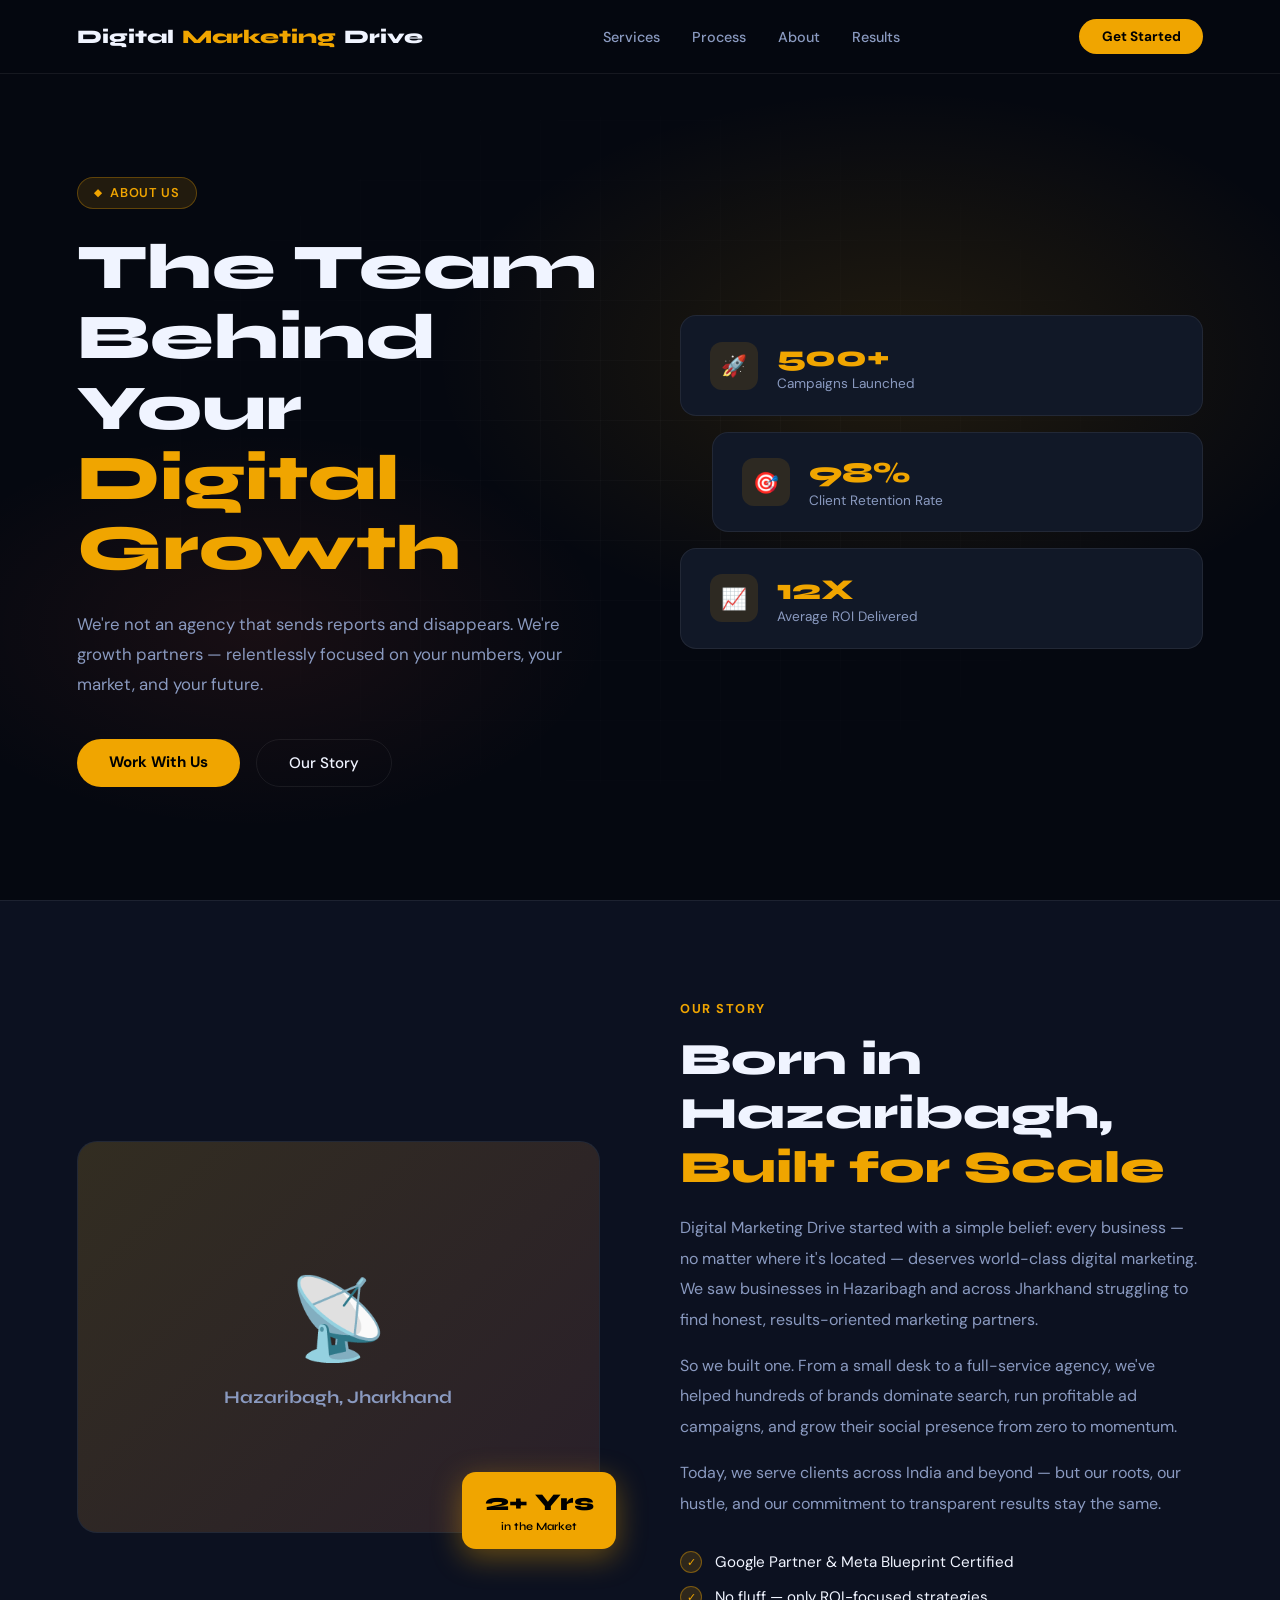
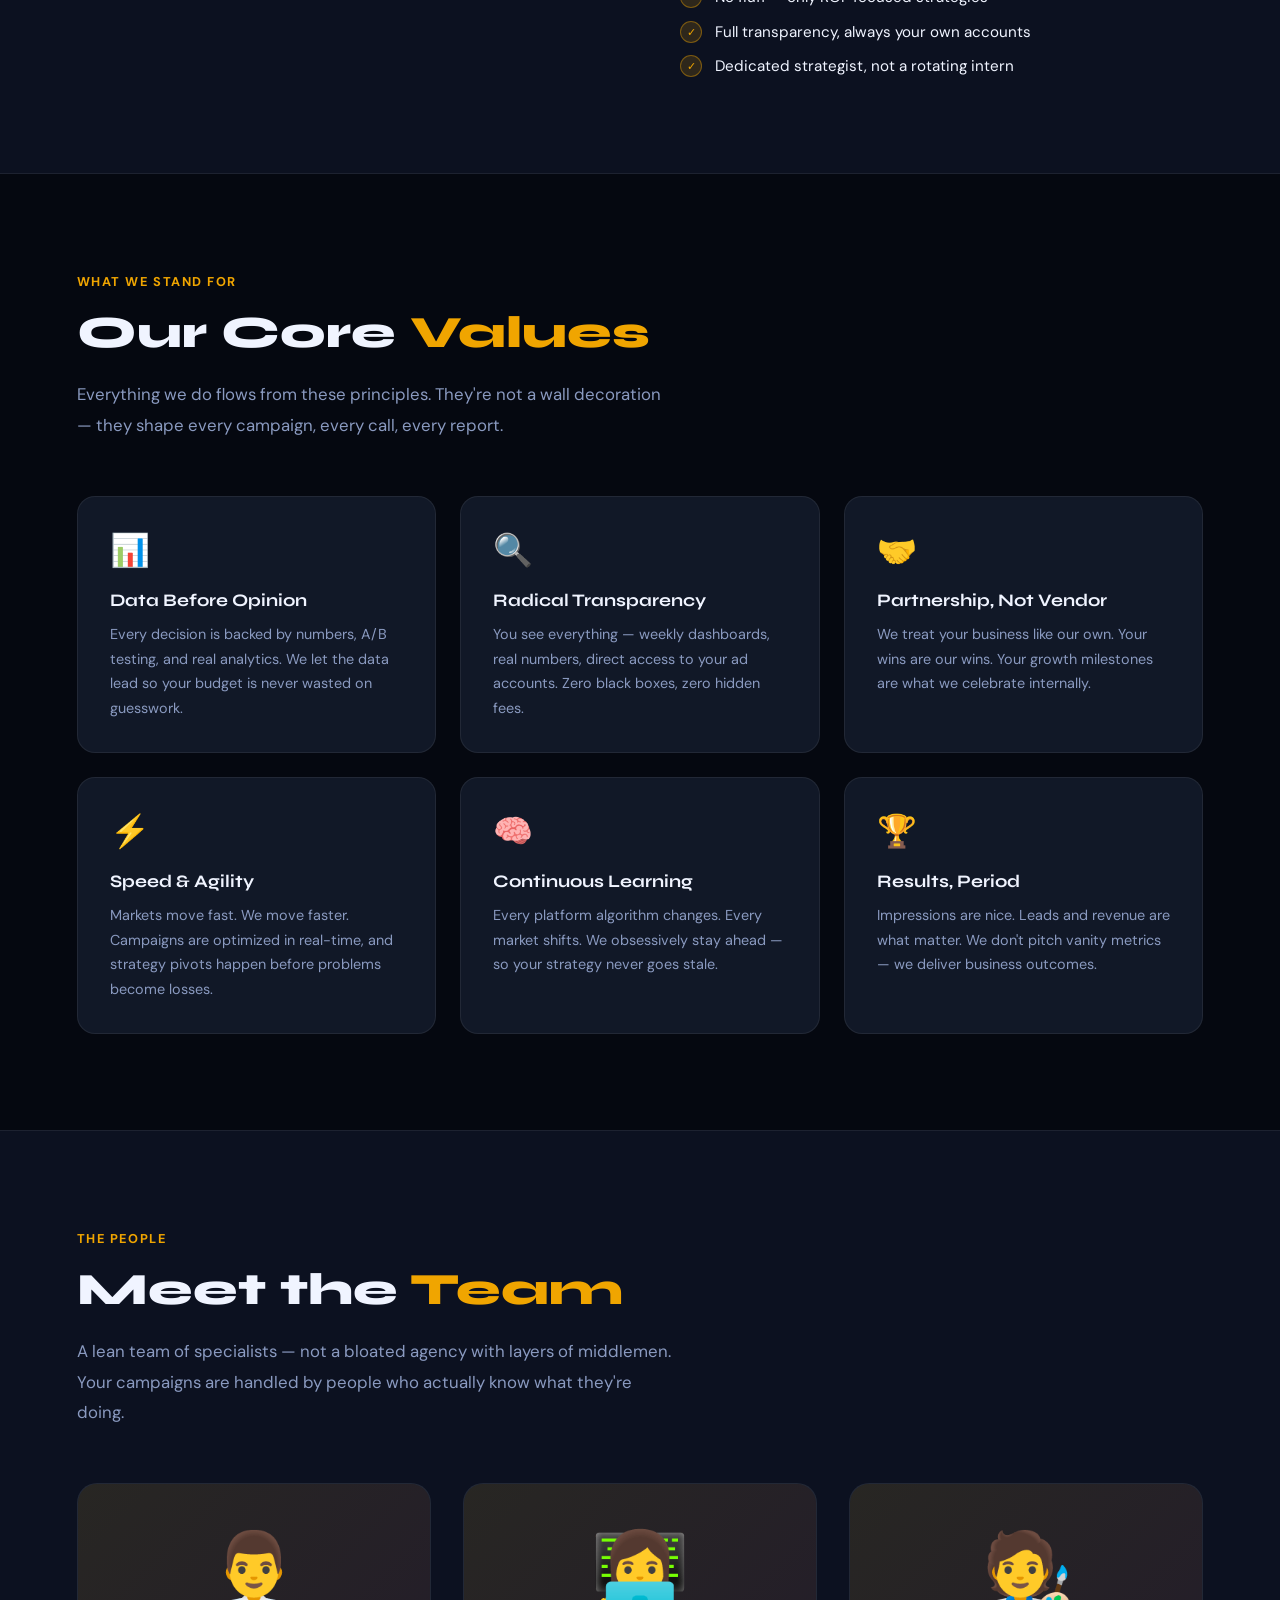
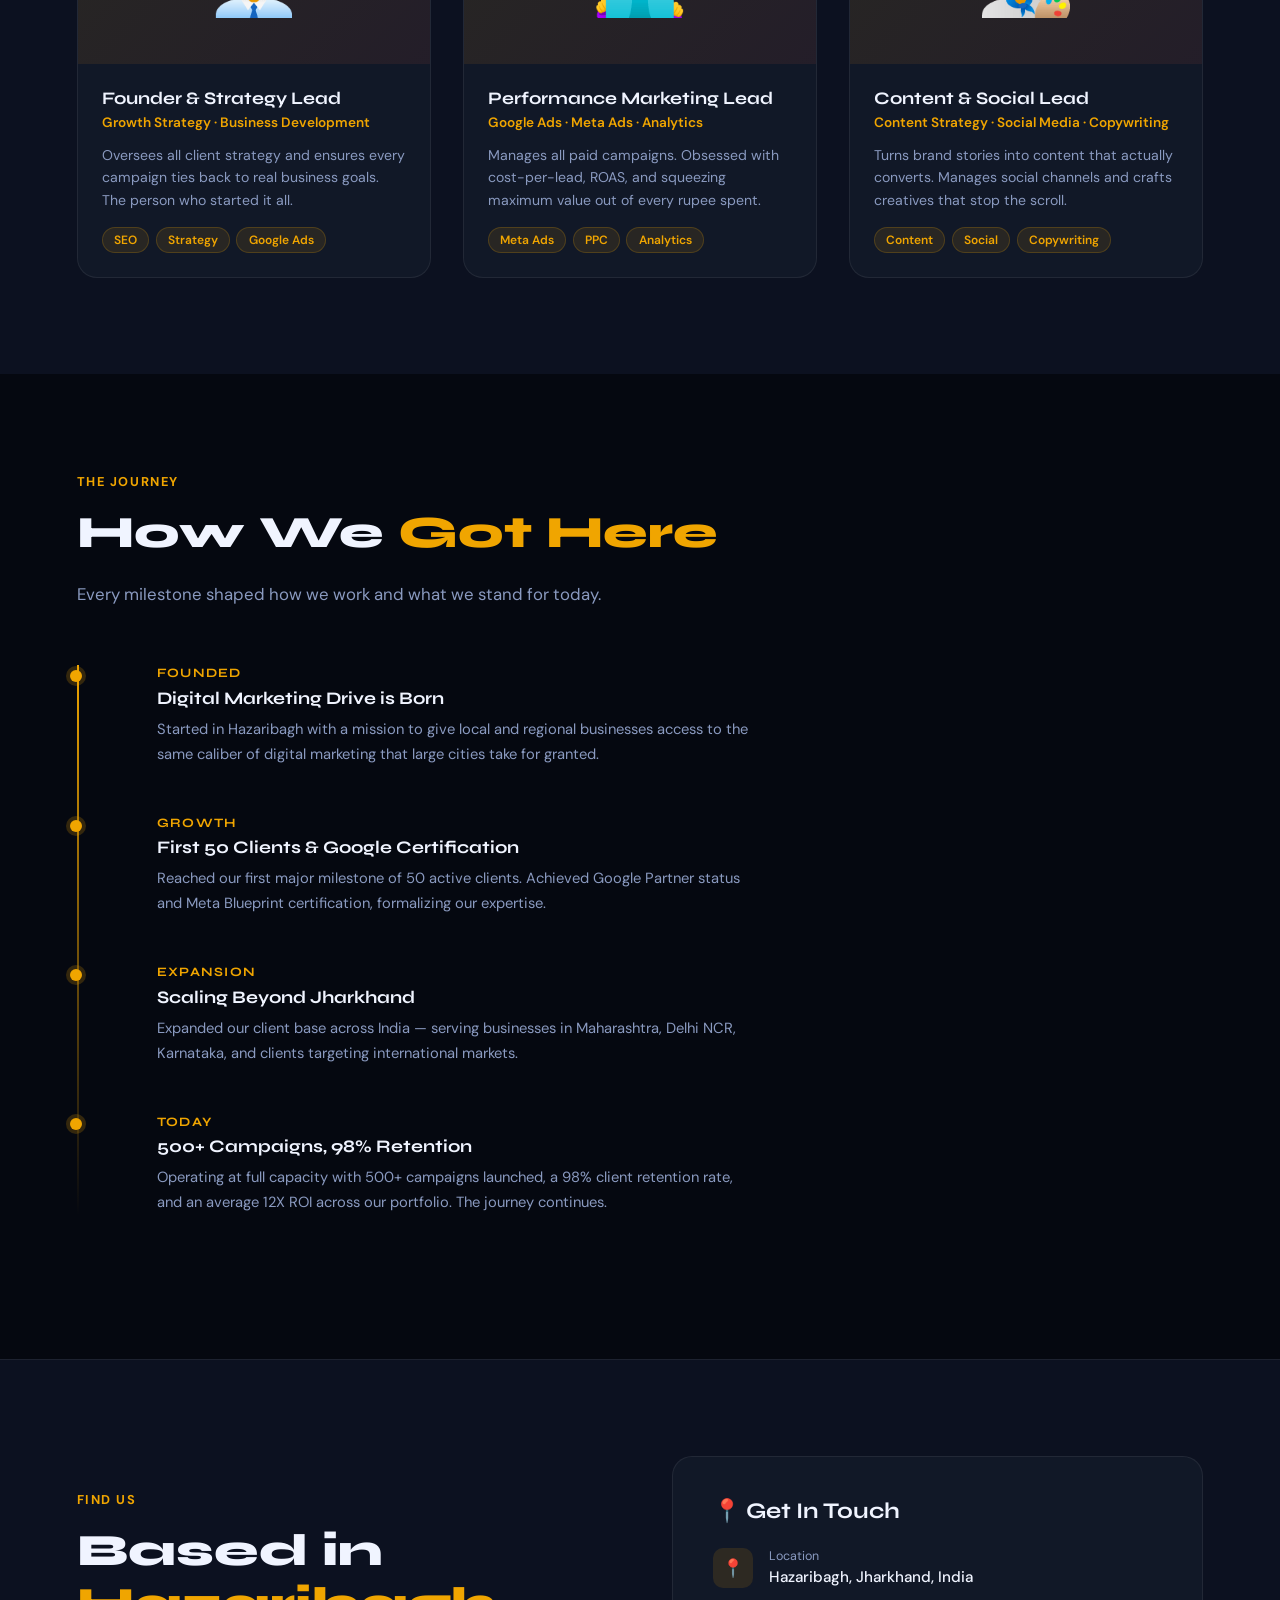
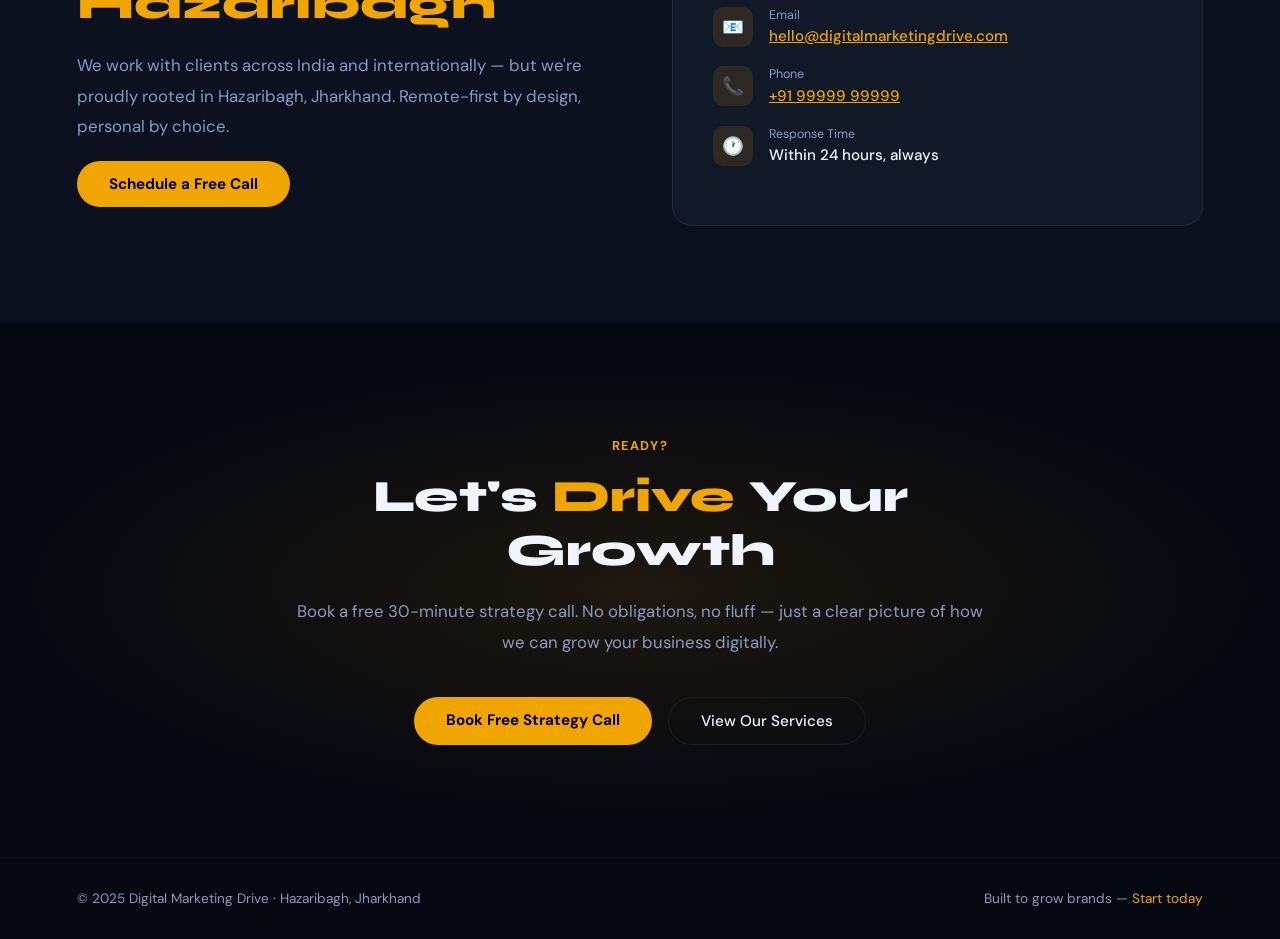
<file: about.html>
<!DOCTYPE html>
<html lang="en">
<head>
  <meta charset="UTF-8" />
  <meta name="viewport" content="width=device-width, initial-scale=1.0" />
  <title>About Us — Digital Marketing Drive</title>
  <link href="https://fonts.googleapis.com/css2?family=Syne:wght@400;600;700;800&family=DM+Sans:wght@300;400;500&display=swap" rel="stylesheet" />
  <style>
    :root {
      --bg: #050810;
      --surface: #0c1120;
      --card: #111827;
      --accent: #f0a500;
      --accent2: #ff5f40;
      --text: #f0f4ff;
      --muted: #8a9ac0;
      --border: rgba(255,255,255,0.07);
    }

    *, *::before, *::after { box-sizing: border-box; margin: 0; padding: 0; }

    html { scroll-behavior: smooth; }

    body {
      font-family: 'DM Sans', sans-serif;
      background: var(--bg);
      color: var(--text);
      overflow-x: hidden;
    }

    /* ── NAV ── */
    nav {
      position: fixed; top: 0; width: 100%; z-index: 100;
      padding: 1.2rem 6%;
      display: flex; align-items: center; justify-content: space-between;
      background: rgba(5,8,16,0.85);
      backdrop-filter: blur(14px);
      border-bottom: 1px solid var(--border);
    }
    .logo {
      font-family: 'Syne', sans-serif;
      font-weight: 800; font-size: 1.2rem;
      color: var(--text);
      text-decoration: none;
      display: flex; align-items: center; gap: 0.5rem;
    }
    .logo span { color: var(--accent); }
    .nav-links { display: flex; gap: 2rem; list-style: none; }
    .nav-links a {
      color: var(--muted); text-decoration: none;
      font-size: 0.9rem; font-weight: 500;
      transition: color .2s;
    }
    .nav-links a:hover { color: var(--text); }
    .nav-cta {
      background: var(--accent); color: #000;
      padding: .55rem 1.4rem; border-radius: 50px;
      text-decoration: none; font-weight: 700; font-size: .85rem;
      transition: opacity .2s;
    }
    .nav-cta:hover { opacity: .85; }

    /* ── HERO ── */
    .hero {
      min-height: 100vh;
      display: grid; place-items: center;
      padding: 10rem 6% 6rem;
      position: relative;
      overflow: hidden;
    }
    .hero::before {
      content: '';
      position: absolute; inset: 0;
      background:
        radial-gradient(ellipse 60% 50% at 70% 40%, rgba(240,165,0,0.12) 0%, transparent 60%),
        radial-gradient(ellipse 50% 40% at 20% 70%, rgba(255,95,64,0.08) 0%, transparent 55%);
    }
    .grid-bg {
      position: absolute; inset: 0;
      background-image:
        linear-gradient(rgba(255,255,255,.025) 1px, transparent 1px),
        linear-gradient(90deg, rgba(255,255,255,.025) 1px, transparent 1px);
      background-size: 60px 60px;
      mask-image: radial-gradient(ellipse at center, black 0%, transparent 70%);
    }
    .hero-inner {
      position: relative; z-index: 1;
      display: grid; grid-template-columns: 1fr 1fr; gap: 5rem; align-items: center;
      max-width: 1200px; width: 100%;
    }
    .hero-tag {
      display: inline-flex; align-items: center; gap: .5rem;
      background: rgba(240,165,0,.12); border: 1px solid rgba(240,165,0,.3);
      color: var(--accent); padding: .4rem 1rem; border-radius: 50px;
      font-size: .8rem; font-weight: 600; letter-spacing: .05em;
      text-transform: uppercase; margin-bottom: 1.5rem;
    }
    .hero-tag::before { content: '◆'; font-size: .6rem; }
    h1 {
      font-family: 'Syne', sans-serif;
      font-size: clamp(2.5rem, 5vw, 4rem);
      font-weight: 800; line-height: 1.1;
      margin-bottom: 1.5rem;
    }
    h1 em { font-style: normal; color: var(--accent); }
    .hero p {
      color: var(--muted); font-size: 1.05rem; line-height: 1.8;
      max-width: 500px; margin-bottom: 2.5rem;
    }
    .hero-btns { display: flex; gap: 1rem; flex-wrap: wrap; }
    .btn-primary {
      background: var(--accent); color: #000;
      padding: .8rem 2rem; border-radius: 50px;
      text-decoration: none; font-weight: 700; font-size: .95rem;
      transition: transform .2s, box-shadow .2s;
    }
    .btn-primary:hover { transform: translateY(-2px); box-shadow: 0 8px 28px rgba(240,165,0,.35); }
    .btn-outline {
      border: 1px solid var(--border); color: var(--text);
      padding: .8rem 2rem; border-radius: 50px;
      text-decoration: none; font-weight: 500; font-size: .95rem;
      transition: border-color .2s, background .2s;
    }
    .btn-outline:hover { border-color: rgba(255,255,255,.3); background: rgba(255,255,255,.05); }

    .hero-visual {
      position: relative; display: flex; flex-direction: column; gap: 1rem;
    }
    .stat-card {
      background: var(--card);
      border: 1px solid var(--border);
      border-radius: 16px; padding: 1.4rem 1.8rem;
      display: flex; align-items: center; gap: 1.2rem;
      animation: floatCard 4s ease-in-out infinite;
    }
    .stat-card:nth-child(2) { animation-delay: 1.5s; margin-left: 2rem; }
    .stat-card:nth-child(3) { animation-delay: 3s; }
    @keyframes floatCard {
      0%,100% { transform: translateY(0); }
      50% { transform: translateY(-8px); }
    }
    .stat-icon {
      width: 48px; height: 48px; border-radius: 12px;
      display: grid; place-items: center; font-size: 1.3rem;
      background: rgba(240,165,0,.12);
      flex-shrink: 0;
    }
    .stat-num {
      font-family: 'Syne', sans-serif;
      font-size: 1.8rem; font-weight: 800; color: var(--accent);
    }
    .stat-label { color: var(--muted); font-size: .85rem; margin-top: .1rem; }

    /* ── SECTION SHARED ── */
    section { padding: 6rem 6%; }
    .section-label {
      display: inline-block;
      color: var(--accent); font-size: .8rem;
      font-weight: 700; letter-spacing: .12em;
      text-transform: uppercase; margin-bottom: 1rem;
    }
    h2 {
      font-family: 'Syne', sans-serif;
      font-size: clamp(1.8rem, 3.5vw, 2.8rem);
      font-weight: 800; line-height: 1.2;
      margin-bottom: 1.2rem;
    }
    h2 span { color: var(--accent); }
    .section-intro {
      color: var(--muted); font-size: 1.05rem; line-height: 1.8;
      max-width: 600px;
    }

    /* ── STORY ── */
    .story {
      background: var(--surface);
      border-top: 1px solid var(--border);
      border-bottom: 1px solid var(--border);
    }
    .story-grid {
      max-width: 1200px; margin: 0 auto;
      display: grid; grid-template-columns: 1fr 1fr; gap: 5rem; align-items: center;
    }
    .story-visual {
      position: relative;
    }
    .story-img-wrap {
      background: var(--card);
      border: 1px solid var(--border);
      border-radius: 20px; overflow: hidden;
      aspect-ratio: 4/3;
      display: flex; align-items: center; justify-content: center;
      position: relative;
    }
    .story-img-inner {
      width: 100%; height: 100%;
      background: linear-gradient(135deg, rgba(240,165,0,.15) 0%, rgba(255,95,64,.1) 100%);
      display: flex; align-items: center; justify-content: center;
      flex-direction: column; gap: 1rem;
    }
    .big-icon { font-size: 5rem; }
    .story-badge {
      position: absolute; bottom: -1rem; right: -1rem;
      background: var(--accent); color: #000;
      border-radius: 14px; padding: 1rem 1.4rem;
      font-family: 'Syne', sans-serif; font-weight: 800;
      font-size: 1.5rem; text-align: center;
      box-shadow: 0 8px 30px rgba(240,165,0,.4);
    }
    .story-badge small { display: block; font-size: .7rem; font-weight: 600; margin-top: .2rem; }

    .story-text p {
      color: var(--muted); line-height: 1.9; margin-bottom: 1rem; font-size: 1rem;
    }
    .story-list {
      margin-top: 2rem; display: flex; flex-direction: column; gap: .8rem;
    }
    .story-list li {
      display: flex; align-items: center; gap: .8rem;
      color: var(--text); font-size: .95rem; list-style: none;
    }
    .check {
      width: 22px; height: 22px; border-radius: 50%;
      background: rgba(240,165,0,.15); border: 1px solid rgba(240,165,0,.4);
      display: grid; place-items: center; font-size: .7rem; flex-shrink: 0;
      color: var(--accent);
    }

    /* ── VALUES ── */
    .values { max-width: 1200px; margin: 0 auto; }
    .values-header { margin-bottom: 3.5rem; }
    .values-grid {
      display: grid; grid-template-columns: repeat(3, 1fr); gap: 1.5rem;
    }
    .value-card {
      background: var(--card);
      border: 1px solid var(--border);
      border-radius: 18px; padding: 2rem;
      transition: border-color .3s, transform .3s;
      position: relative; overflow: hidden;
    }
    .value-card::before {
      content: '';
      position: absolute; top: 0; left: 0; right: 0; height: 3px;
      background: linear-gradient(90deg, var(--accent), var(--accent2));
      opacity: 0; transition: opacity .3s;
    }
    .value-card:hover { border-color: rgba(240,165,0,.3); transform: translateY(-4px); }
    .value-card:hover::before { opacity: 1; }
    .value-icon {
      font-size: 2rem; margin-bottom: 1.2rem;
      display: block;
    }
    .value-card h3 {
      font-family: 'Syne', sans-serif;
      font-size: 1.1rem; font-weight: 700; margin-bottom: .7rem;
    }
    .value-card p { color: var(--muted); font-size: .9rem; line-height: 1.7; }

    /* ── TEAM ── */
    .team-section { background: var(--surface); border-top: 1px solid var(--border); }
    .team-inner { max-width: 1200px; margin: 0 auto; }
    .team-header { margin-bottom: 3.5rem; }
    .team-grid {
      display: grid; grid-template-columns: repeat(3, 1fr); gap: 2rem;
    }
    .member-card {
      background: var(--card);
      border: 1px solid var(--border);
      border-radius: 20px; overflow: hidden;
      transition: transform .3s, border-color .3s;
    }
    .member-card:hover { transform: translateY(-6px); border-color: rgba(240,165,0,.2); }
    .member-avatar {
      height: 180px;
      display: flex; align-items: center; justify-content: center;
      font-size: 5rem;
      background: linear-gradient(135deg, rgba(240,165,0,.1), rgba(255,95,64,.08));
    }
    .member-info { padding: 1.5rem; }
    .member-info h3 {
      font-family: 'Syne', sans-serif; font-size: 1.1rem; font-weight: 700; margin-bottom: .3rem;
    }
    .member-role { color: var(--accent); font-size: .85rem; font-weight: 600; margin-bottom: .8rem; }
    .member-info p { color: var(--muted); font-size: .88rem; line-height: 1.6; }
    .member-tags { display: flex; flex-wrap: wrap; gap: .4rem; margin-top: 1rem; }
    .tag {
      background: rgba(240,165,0,.1); color: var(--accent);
      border: 1px solid rgba(240,165,0,.2);
      padding: .25rem .7rem; border-radius: 50px;
      font-size: .75rem; font-weight: 600;
    }

    /* ── MILESTONES ── */
    .milestones { max-width: 1200px; margin: 0 auto; }
    .milestones-header { margin-bottom: 3.5rem; }
    .timeline {
      position: relative; padding-left: 2rem;
    }
    .timeline::before {
      content: '';
      position: absolute; left: 0; top: 0; bottom: 0;
      width: 2px;
      background: linear-gradient(to bottom, var(--accent), transparent);
    }
    .timeline-item {
      position: relative; padding-left: 3rem; margin-bottom: 3rem;
    }
    .timeline-item::before {
      content: '';
      position: absolute; left: -2.45rem; top: .3rem;
      width: 12px; height: 12px; border-radius: 50%;
      background: var(--accent);
      box-shadow: 0 0 0 4px rgba(240,165,0,.2);
    }
    .timeline-year {
      font-family: 'Syne', sans-serif; font-size: .8rem; font-weight: 700;
      color: var(--accent); letter-spacing: .1em; margin-bottom: .4rem;
    }
    .timeline-item h3 {
      font-family: 'Syne', sans-serif; font-size: 1.1rem; font-weight: 700; margin-bottom: .5rem;
    }
    .timeline-item p { color: var(--muted); font-size: .92rem; line-height: 1.7; max-width: 600px; }

    /* ── LOCATION ── */
    .location-section {
      background: var(--surface); border-top: 1px solid var(--border);
    }
    .location-inner {
      max-width: 1200px; margin: 0 auto;
      display: grid; grid-template-columns: 1fr 1fr; gap: 4rem; align-items: center;
    }
    .location-card {
      background: var(--card); border: 1px solid var(--border);
      border-radius: 20px; padding: 2.5rem;
    }
    .location-card h3 {
      font-family: 'Syne', sans-serif; font-size: 1.4rem; font-weight: 700; margin-bottom: 1.5rem;
    }
    .info-row {
      display: flex; gap: 1rem; margin-bottom: 1.2rem; align-items: flex-start;
    }
    .info-icon {
      width: 40px; height: 40px; border-radius: 10px;
      background: rgba(240,165,0,.12); display: grid; place-items: center;
      flex-shrink: 0; font-size: 1.1rem;
    }
    .info-label { font-size: .78rem; color: var(--muted); margin-bottom: .2rem; }
    .info-value { font-size: .95rem; color: var(--text); font-weight: 500; }

    /* ── CTA ── */
    .cta-section {
      text-align: center;
      padding: 7rem 6%;
      position: relative; overflow: hidden;
    }
    .cta-section::before {
      content: '';
      position: absolute; inset: 0;
      background: radial-gradient(ellipse 70% 60% at 50% 50%, rgba(240,165,0,.1) 0%, transparent 70%);
    }
    .cta-inner { position: relative; z-index: 1; max-width: 700px; margin: 0 auto; }
    .cta-section h2 { margin-bottom: 1.2rem; }
    .cta-section p { color: var(--muted); font-size: 1.05rem; line-height: 1.8; margin-bottom: 2.5rem; }
    .cta-btns { display: flex; gap: 1rem; justify-content: center; flex-wrap: wrap; }

    /* ── FOOTER ── */
    footer {
      border-top: 1px solid var(--border);
      padding: 2rem 6%;
      display: flex; align-items: center; justify-content: space-between;
      color: var(--muted); font-size: .85rem;
    }
    footer a { color: var(--accent); text-decoration: none; }

    /* ── ANIMATIONS ── */
    .fade-up {
      opacity: 0; transform: translateY(30px);
      animation: fadeUp .8s ease forwards;
    }
    .fade-up.d1 { animation-delay: .1s; }
    .fade-up.d2 { animation-delay: .25s; }
    .fade-up.d3 { animation-delay: .4s; }
    .fade-up.d4 { animation-delay: .55s; }
    @keyframes fadeUp {
      to { opacity: 1; transform: none; }
    }

    /* ── RESPONSIVE ── */
    @media (max-width: 900px) {
      .hero-inner, .story-grid, .location-inner { grid-template-columns: 1fr; gap: 3rem; }
      .values-grid, .team-grid { grid-template-columns: 1fr 1fr; }
      .hero-visual { display: none; }
      .nav-links { display: none; }
    }
    @media (max-width: 600px) {
      .values-grid, .team-grid { grid-template-columns: 1fr; }
      section { padding: 4rem 5%; }
    }
  </style>
</head>
<body>

  <!-- NAV -->
  <nav>
 
    <a href="/" class="logo">Digital<span>Marketing</span>Drive</a>
    <ul class="nav-links">
      <li><a href="/#services">Services</a></li>
      <li><a href="/#process">Process</a></li>
      <li><a href="/about.html">About</a></li>
      <li><a href="/#testimonials">Results</a></li>
    </ul>
    <a href="/#contact" class="nav-cta">Get Started</a>
  </nav>

  <!-- HERO -->
  <section class="hero">
    <div class="grid-bg"></div>
    <div class="hero-inner">
      <div>
        <div class="hero-tag fade-up d1">About Us</div>
        <h1 class="fade-up d2">The Team Behind Your <em>Digital Growth</em></h1>
        <p class="fade-up d3">We're not an agency that sends reports and disappears. We're growth partners — relentlessly focused on your numbers, your market, and your future.</p>
        <div class="hero-btns fade-up d4">
          <a href="/#contact" class="btn-primary">Work With Us</a>
          <a href="#story" class="btn-outline">Our Story</a>
        </div>
      </div>
      <div class="hero-visual fade-up d3">
        <div class="stat-card">
          <div class="stat-icon">🚀</div>
          <div>
            <div class="stat-num">500+</div>
            <div class="stat-label">Campaigns Launched</div>
          </div>
        </div>
        <div class="stat-card">
          <div class="stat-icon">🎯</div>
          <div>
            <div class="stat-num">98%</div>
            <div class="stat-label">Client Retention Rate</div>
          </div>
        </div>
        <div class="stat-card">
          <div class="stat-icon">📈</div>
          <div>
            <div class="stat-num">12X</div>
            <div class="stat-label">Average ROI Delivered</div>
          </div>
        </div>
      </div>
    </div>
  </section>

  <!-- STORY -->
  <section class="story" id="story">
    <div class="story-grid">
      <div class="story-visual">
        <div class="story-img-wrap">
          <div class="story-img-inner">
            <div class="big-icon">📡</div>
            <div style="font-family:'Syne',sans-serif; font-size:1.1rem; font-weight:700; color:var(--muted);">Hazaribagh, Jharkhand</div>
          </div>
        </div>
        <div class="story-badge">
          2+ Yrs<small>in the Market</small>
        </div>
      </div>
      <div class="story-text">
        <span class="section-label">Our Story</span>
        <h2>Born in Hazaribagh, <span>Built for Scale</span></h2>
        <p>Digital Marketing Drive started with a simple belief: every business — no matter where it's located — deserves world-class digital marketing. We saw businesses in Hazaribagh and across Jharkhand struggling to find honest, results-oriented marketing partners.</p>
        <p>So we built one. From a small desk to a full-service agency, we've helped hundreds of brands dominate search, run profitable ad campaigns, and grow their social presence from zero to momentum.</p>
        <p>Today, we serve clients across India and beyond — but our roots, our hustle, and our commitment to transparent results stay the same.</p>
        <ul class="story-list">
          <li><span class="check">✓</span> Google Partner & Meta Blueprint Certified</li>
          <li><span class="check">✓</span> No fluff — only ROI-focused strategies</li>
          <li><span class="check">✓</span> Full transparency, always your own accounts</li>
          <li><span class="check">✓</span> Dedicated strategist, not a rotating intern</li>
        </ul>
      </div>
    </div>
  </section>

  <!-- VALUES -->
  <section>
    <div class="values">
      <div class="values-header">
        <span class="section-label">What We Stand For</span>
        <h2>Our Core <span>Values</span></h2>
        <p class="section-intro">Everything we do flows from these principles. They're not a wall decoration — they shape every campaign, every call, every report.</p>
      </div>
      <div class="values-grid">
        <div class="value-card">
          <span class="value-icon">📊</span>
          <h3>Data Before Opinion</h3>
          <p>Every decision is backed by numbers, A/B testing, and real analytics. We let the data lead so your budget is never wasted on guesswork.</p>
        </div>
        <div class="value-card">
          <span class="value-icon">🔍</span>
          <h3>Radical Transparency</h3>
          <p>You see everything — weekly dashboards, real numbers, direct access to your ad accounts. Zero black boxes, zero hidden fees.</p>
        </div>
        <div class="value-card">
          <span class="value-icon">🤝</span>
          <h3>Partnership, Not Vendor</h3>
          <p>We treat your business like our own. Your wins are our wins. Your growth milestones are what we celebrate internally.</p>
        </div>
        <div class="value-card">
          <span class="value-icon">⚡</span>
          <h3>Speed & Agility</h3>
          <p>Markets move fast. We move faster. Campaigns are optimized in real-time, and strategy pivots happen before problems become losses.</p>
        </div>
        <div class="value-card">
          <span class="value-icon">🧠</span>
          <h3>Continuous Learning</h3>
          <p>Every platform algorithm changes. Every market shifts. We obsessively stay ahead — so your strategy never goes stale.</p>
        </div>
        <div class="value-card">
          <span class="value-icon">🏆</span>
          <h3>Results, Period</h3>
          <p>Impressions are nice. Leads and revenue are what matter. We don't pitch vanity metrics — we deliver business outcomes.</p>
        </div>
      </div>
    </div>
  </section>

  <!-- TEAM -->
  <section class="team-section">
    <div class="team-inner">
      <div class="team-header">
        <span class="section-label">The People</span>
        <h2>Meet the <span>Team</span></h2>
        <p class="section-intro">A lean team of specialists — not a bloated agency with layers of middlemen. Your campaigns are handled by people who actually know what they're doing.</p>
      </div>
      <div class="team-grid">
        <div class="member-card">
          <div class="member-avatar">👨‍💼</div>
          <div class="member-info">
            <h3>Founder & Strategy Lead</h3>
            <div class="member-role">Growth Strategy · Business Development</div>
            <p>Oversees all client strategy and ensures every campaign ties back to real business goals. The person who started it all.</p>
            <div class="member-tags">
              <span class="tag">SEO</span>
              <span class="tag">Strategy</span>
              <span class="tag">Google Ads</span>
            </div>
          </div>
        </div>
        <div class="member-card">
          <div class="member-avatar">👩‍💻</div>
          <div class="member-info">
            <h3>Performance Marketing Lead</h3>
            <div class="member-role">Google Ads · Meta Ads · Analytics</div>
            <p>Manages all paid campaigns. Obsessed with cost-per-lead, ROAS, and squeezing maximum value out of every rupee spent.</p>
            <div class="member-tags">
              <span class="tag">Meta Ads</span>
              <span class="tag">PPC</span>
              <span class="tag">Analytics</span>
            </div>
          </div>
        </div>
        <div class="member-card">
          <div class="member-avatar">🧑‍🎨</div>
          <div class="member-info">
            <h3>Content & Social Lead</h3>
            <div class="member-role">Content Strategy · Social Media · Copywriting</div>
            <p>Turns brand stories into content that actually converts. Manages social channels and crafts creatives that stop the scroll.</p>
            <div class="member-tags">
              <span class="tag">Content</span>
              <span class="tag">Social</span>
              <span class="tag">Copywriting</span>
            </div>
          </div>
        </div>
      </div>
    </div>
  </section>

  <!-- MILESTONES -->
  <section>
    <div class="milestones">
      <div class="milestones-header">
        <span class="section-label">The Journey</span>
        <h2>How We <span>Got Here</span></h2>
        <p class="section-intro">Every milestone shaped how we work and what we stand for today.</p>
      </div>
      <div class="timeline">
        <div class="timeline-item">
          <div class="timeline-year">FOUNDED</div>
          <h3>Digital Marketing Drive is Born</h3>
          <p>Started in Hazaribagh with a mission to give local and regional businesses access to the same caliber of digital marketing that large cities take for granted.</p>
        </div>
        <div class="timeline-item">
          <div class="timeline-year">GROWTH</div>
          <h3>First 50 Clients & Google Certification</h3>
          <p>Reached our first major milestone of 50 active clients. Achieved Google Partner status and Meta Blueprint certification, formalizing our expertise.</p>
        </div>
        <div class="timeline-item">
          <div class="timeline-year">EXPANSION</div>
          <h3>Scaling Beyond Jharkhand</h3>
          <p>Expanded our client base across India — serving businesses in Maharashtra, Delhi NCR, Karnataka, and clients targeting international markets.</p>
        </div>
        <div class="timeline-item">
          <div class="timeline-year">TODAY</div>
          <h3>500+ Campaigns, 98% Retention</h3>
          <p>Operating at full capacity with 500+ campaigns launched, a 98% client retention rate, and an average 12X ROI across our portfolio. The journey continues.</p>
        </div>
      </div>
    </div>
  </section>

  <!-- LOCATION -->
  <section class="location-section">
    <div class="location-inner">
      <div>
        <span class="section-label">Find Us</span>
        <h2>Based in <span>Hazaribagh</span></h2>
        <p class="section-intro" style="margin-bottom:2rem;">We work with clients across India and internationally — but we're proudly rooted in Hazaribagh, Jharkhand. Remote-first by design, personal by choice.</p>
        <a href="/#contact" class="btn-primary">Schedule a Free Call</a>
      </div>
      <div class="location-card">
        <h3>📍 Get In Touch</h3>
        <div class="info-row">
          <div class="info-icon">📍</div>
          <div>
            <div class="info-label">Location</div>
            <div class="info-value">Hazaribagh, Jharkhand, India</div>
          </div>
        </div>
        <div class="info-row">
          <div class="info-icon">📧</div>
          <div>
            <div class="info-label">Email</div>
            <div class="info-value"><a href="mailto:hello@digitalmarketingdrive.com" style="color:var(--accent);">hello@digitalmarketingdrive.com</a></div>
          </div>
        </div>
        <div class="info-row">
          <div class="info-icon">📞</div>
          <div>
            <div class="info-label">Phone</div>
            <div class="info-value"><a href="tel:+91-9999999999" style="color:var(--accent);">+91 99999 99999</a></div>
          </div>
        </div>
        <div class="info-row">
          <div class="info-icon">🕐</div>
          <div>
            <div class="info-label">Response Time</div>
            <div class="info-value">Within 24 hours, always</div>
          </div>
        </div>
      </div>
    </div>
  </section>

  <!-- CTA -->
  <section class="cta-section">
    <div class="cta-inner">
      <span class="section-label">Ready?</span>
      <h2>Let's <span>Drive</span> Your Growth</h2>
      <p>Book a free 30-minute strategy call. No obligations, no fluff — just a clear picture of how we can grow your business digitally.</p>
      <div class="cta-btns">
        <a href="/#contact" class="btn-primary">Book Free Strategy Call</a>
        <a href="/#services" class="btn-outline">View Our Services</a>
      </div>
    </div>
  </section>

  <!-- FOOTER -->
  <footer>
    <span>© 2025 Digital Marketing Drive · Hazaribagh, Jharkhand</span>
    <span>Built to grow brands — <a href="/#contact">Start today</a></span>
  </footer>

</body>
</html>
</file>
